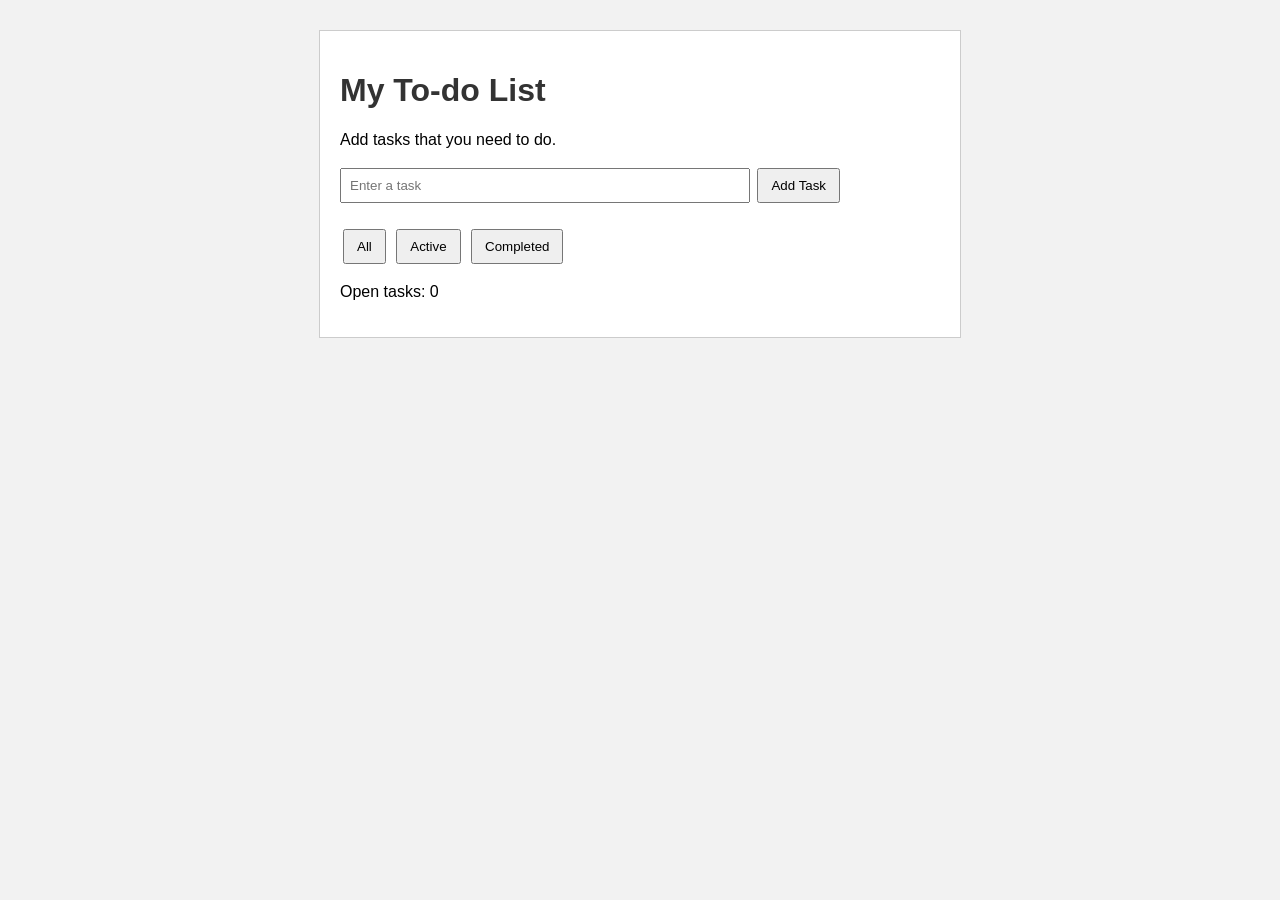
<file: Project 1/index.html>
<!DOCTYPE html>
<html lang="en">
<head>
  <meta charset="UTF-8">
  <meta name="viewport" content="width=device-width, initial-scale=1.0">
  <title>My To-do List</title>
  <link rel="stylesheet" href="style.css">
</head>
<body>
  <div class="container">
    <h1>My To-do List</h1>
    <p>Add tasks that you need to do.</p>

    <form id="todoForm">
      <input id="taskInput" type="text" placeholder="Enter a task">
      <button type="submit">Add Task</button>
    </form>
    <p id="error"></p>

    <div class="filters">
      <button id="allBtn" type="button">All</button>
      <button id="activeBtn" type="button">Active</button>
      <button id="completedBtn" type="button">Completed</button>
    </div>

    <p>Open tasks: <span id="openCount">0</span></p>
    <ul id="taskList"></ul>
  </div>
  <script src="script.js"></script>
</body>
</html>
</file>
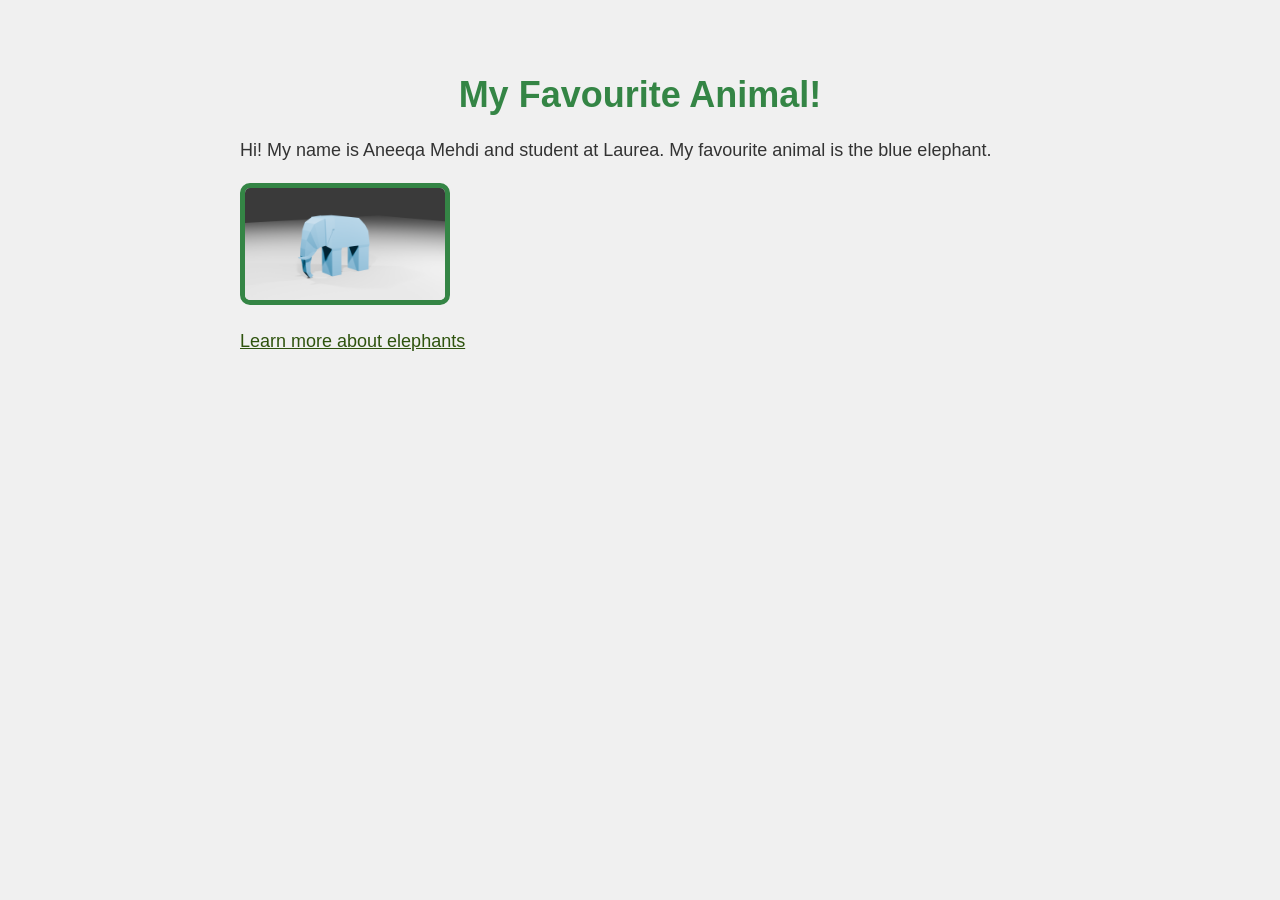
<file: WS01_HTML/index.html>
<!DOCTYPE html>
<html lang="en">
<head>
    <meta charset="UTF-8">
    <meta name="viewport" content="width=device-width, initial-scale=1.0">
    <title>My Favourite Animal</title>

   <link rel="stylesheet" href="styles.css">

</head>

<body>

    <h1>My Favourite Animal!</h1>

    <p>
        Hi! My name is Aneeqa Mehdi and student at Laurea.
        My favourite animal is the blue elephant.
    </p>

    <img src="img/elefant_blend.png" alt="A blue elephant" >

    <p>
        <a href="https://en.wikipedia.org/wiki/Elephant" target="_blank">
            Learn more about elephants
        </a>
    </p>

</body>
</html>
</file>
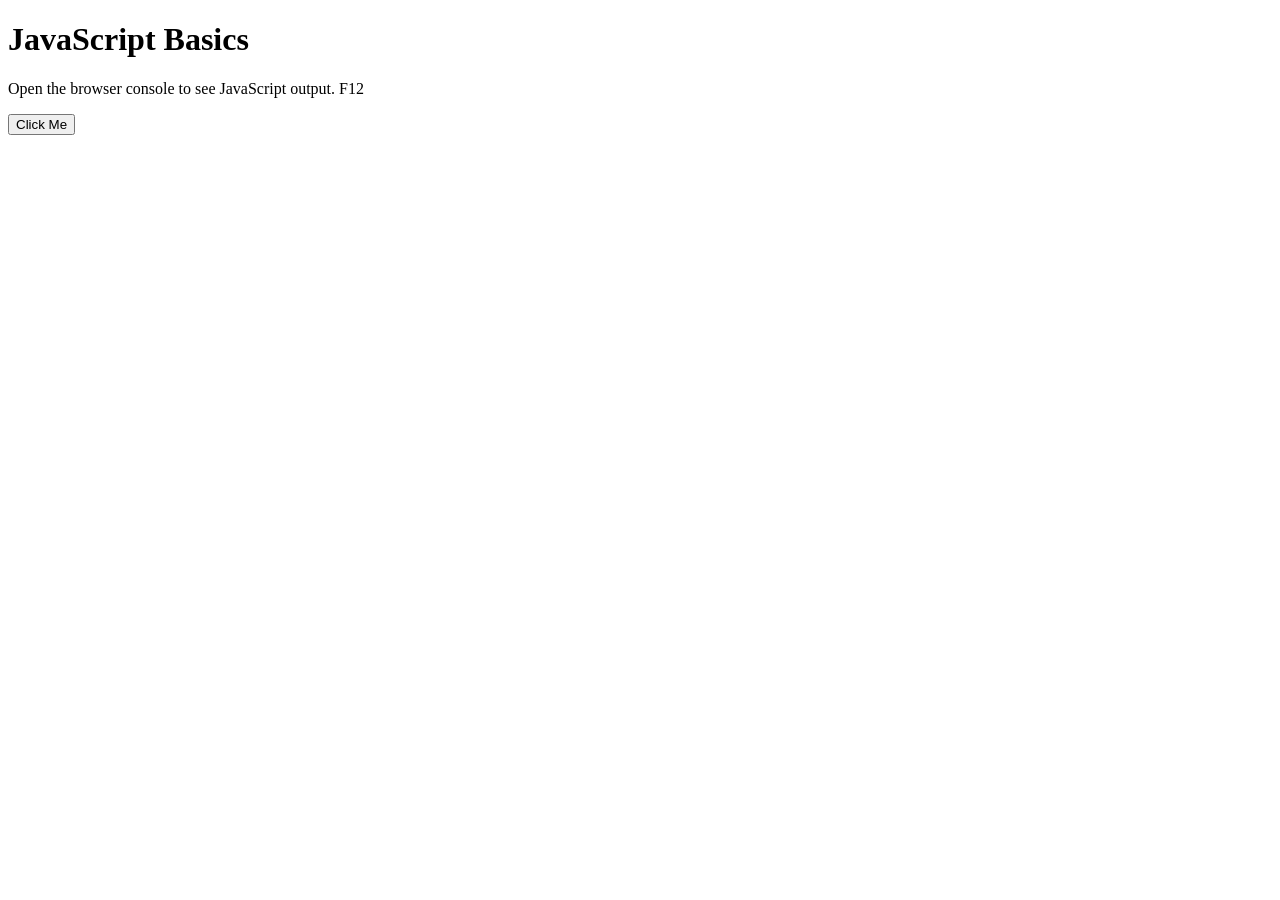
<file: WS02_JS_basics/index.html>
<!DOCTYPE html>
<html lang="en">
<head>
    <meta charset="UTF-8">
    <meta name="viewport" content="width=device-width, initial-scale=1.0">
    <title>JavaScript Basics</title>
</head>

<body>

    <h1>JavaScript Basics</h1>
    <p>Open the browser console to see JavaScript output. F12</p>
   

    <!--Link to JavaScript file-->
    <script src="js/script.js"></script>

     <button onclick="showMessage()">Click Me</button>

    <script>
        function showMessage() {
            alert("JavaScript works!");
        }
    </script>
    
</body>
</html>
</file>
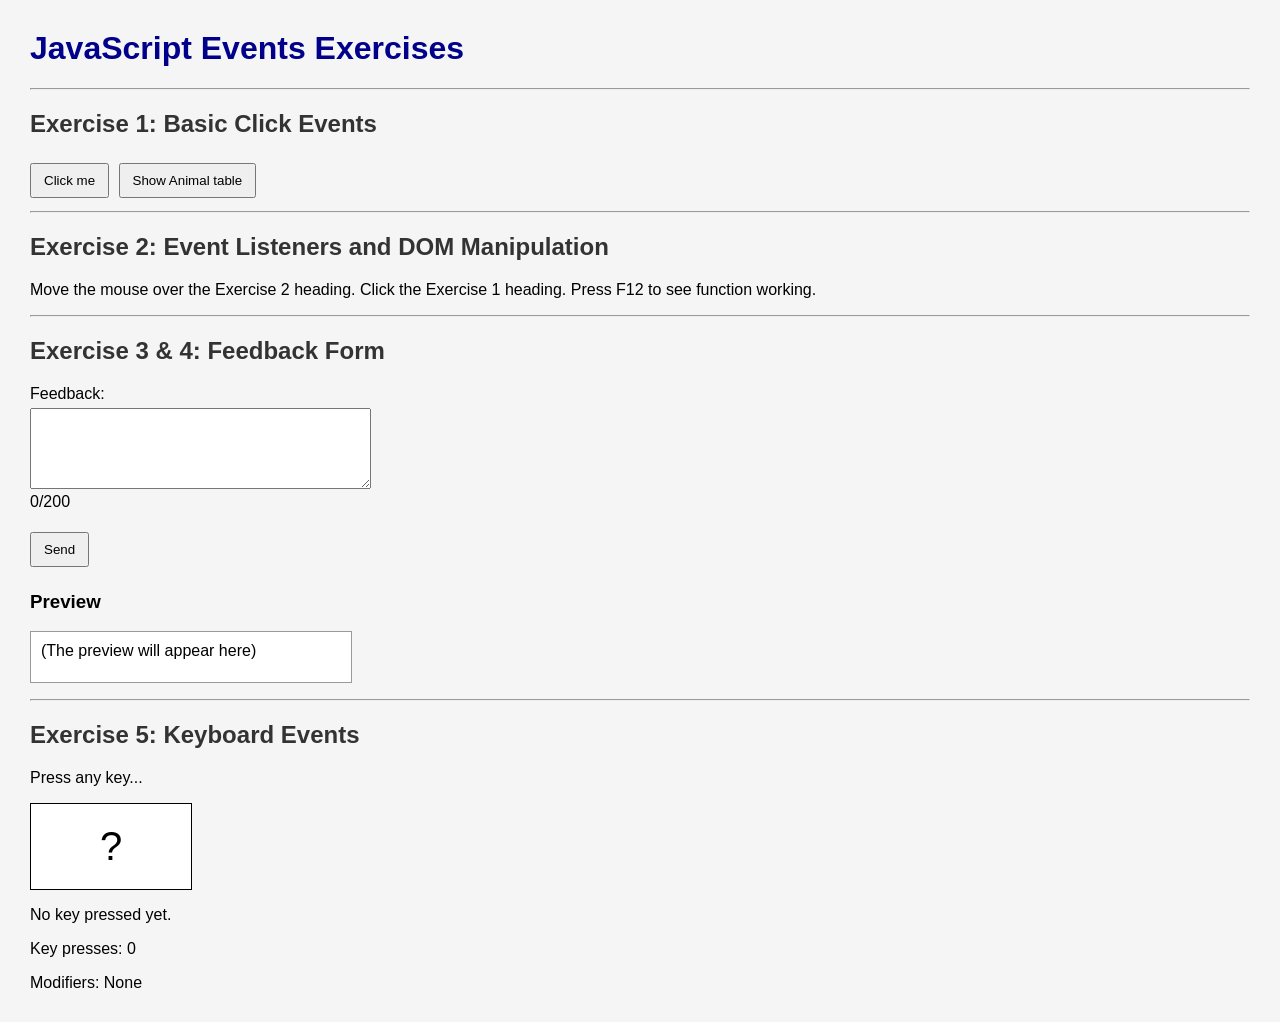
<file: WS03/index.html>
<!DOCTYPE html>
<html lang="en">
<head>
  <meta charset="UTF-8">
  <meta name="viewport" content="width=device-width, initial-scale=1.0">
  <title>JavaScript Events Exercises</title>
  <link rel="stylesheet" href="style.css">
</head>
<body>
  <h1>JavaScript Events Exercises</h1>

  <hr>
  <h2 id="exercise1">Exercise 1: Basic Click Events</h2>
  <button onclick="alert('You clicked me!')">Click me</button>
  <button onclick="showTable()">Show Animal table</button>
  <div id="tableContainer"></div>

  <hr>
  <h2 id="exercise2">Exercise 2: Event Listeners and DOM Manipulation</h2>
  <p>Move the mouse over the Exercise 2 heading. Click the Exercise 1 heading. Press F12 to see function working.</p>

  <hr>
  <h2>Exercise 3 & 4: Feedback Form</h2>
  <form id="feedbackForm">
    <label for="feedback">Feedback:</label><br>
    <textarea id="feedback" rows="5" cols="40" maxlength="200"></textarea><br>
    <span id="charcount">0/200</span>
    <p id="status"></p>
    <button type="submit">Send</button>
  </form>

  <h3>Preview</h3>
  <p id="preview">(The preview will appear here)</p>

  <hr>
  <h2>Exercise 5: Keyboard Events</h2>
  <p>Press any key...</p>
  <div id="keybox">?</div>
  <p id="keyinfo">No key pressed yet.</p>
  <p>Key presses: <span id="keycount">0</span></p>
  <p>Modifiers: <span id="modifiers">None</span></p>

  <script src="script.js"></script>
</body>
</html>
</file>
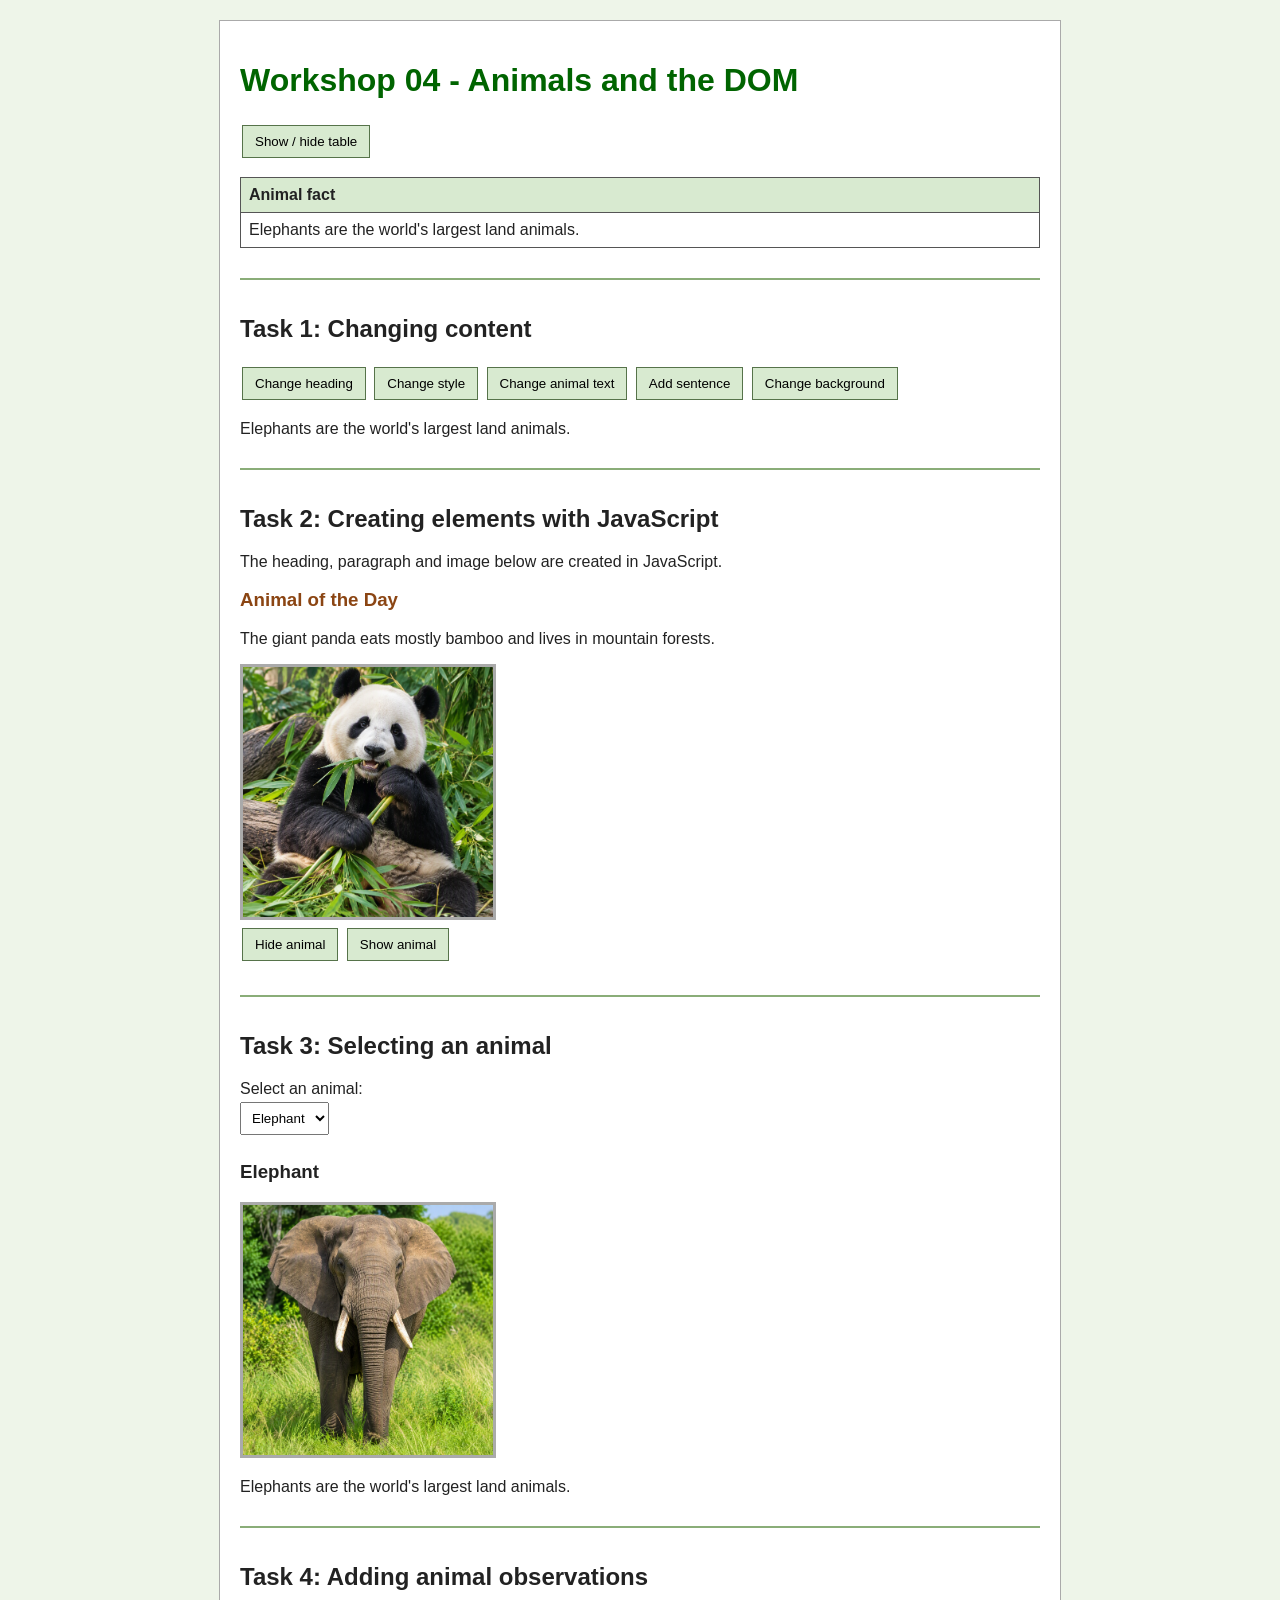
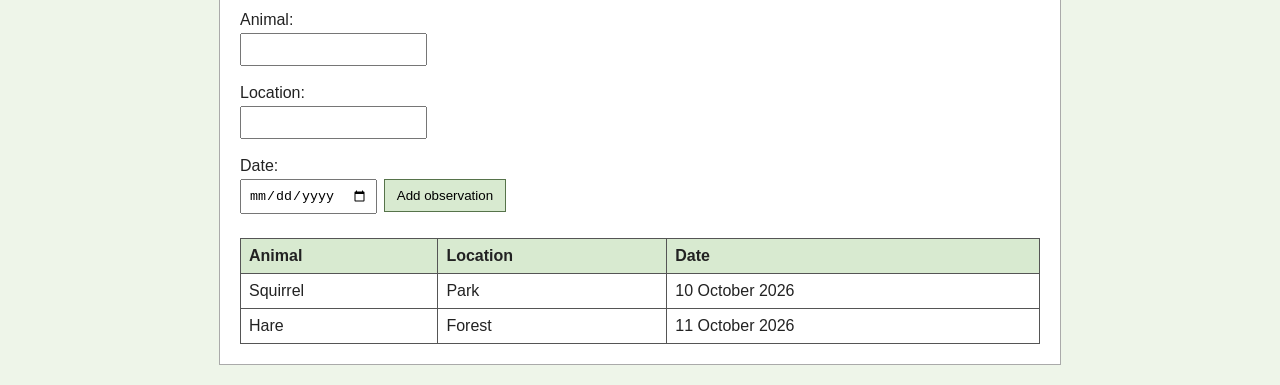
<file: WS04/index.html>
<!DOCTYPE html>
<html lang="en">
<head>
  <meta charset="UTF-8">
  <meta name="viewport" content="width=device-width, initial-scale=1.0">
  <title>Workshop 04 - Animals and the DOM</title>
  <link rel="stylesheet" href="style.css">
</head>
<body>
  <main>
    <h1>Workshop 04 - Animals and the DOM</h1>
   

    <button id="toggleTableBtn">Show / hide table</button>
    <table id="infoTable">
      <tr><th>Animal fact</th></tr>
      <tr><td>Elephants are the world's largest land animals.</td></tr>
    </table>

    <section>
      <h2 id="task1Heading">Task 1: Changing content</h2>
      <button id="headingBtn">Change heading</button>
      <button id="styleBtn">Change style</button>
      <button id="animalTextBtn">Change animal text</button>
      <button id="addSentenceBtn">Add sentence</button>
      <button id="backgroundBtn">Change background</button>
      <p id="animalText">Elephants are the world's largest land animals.</p>
    </section>

    <section>
      <h2>Task 2: Creating elements with JavaScript</h2>
      <p>The heading, paragraph and image below are created in JavaScript.</p>
      <div id="animalContent"></div>
      <button id="hideAnimalBtn">Hide animal</button>
      <button id="showAnimalBtn">Show animal</button>
    </section>

    <section>
      <h2>Task 3: Selecting an animal</h2>
      <label for="animalSelect">Select an animal:</label>
      <select id="animalSelect">
        <option value="elephant">Elephant</option>
        <option value="tiger">Tiger</option>
        <option value="penguin">Penguin</option>
        <option value="panda">Panda</option>
      </select>

      <h3 id="selectedAnimalName">Elephant</h3>
      <img id="selectedAnimalImage" src="elephant.png" alt="Elephant standing in grass">
      <p id="selectedAnimalDescription">Elephants are the world's largest land animals.</p>
    </section>

    <section>
      <h2>Task 4: Adding animal observations</h2>
      <form id="observationForm">
        <label for="animalInput">Animal:</label>
        <input id="animalInput" type="text">

        <label for="locationInput">Location:</label>
        <input id="locationInput" type="text">

        <label for="dateInput">Date:</label>
        <input id="dateInput" type="date">

        <button type="submit">Add observation</button>
        <p id="formMessage"></p>
      </form>

      <table id="observationTable">
        <thead>
          <tr><th>Animal</th><th>Location</th><th>Date</th></tr>
        </thead>
        <tbody>
          <tr><td>Squirrel</td><td>Park</td><td>10 October 2026</td></tr>
          <tr><td>Hare</td><td>Forest</td><td>11 October 2026</td></tr>
        </tbody>
      </table>
    </section>
  </main>
  <script src="script.js"></script>
</body>
</html>
</file>
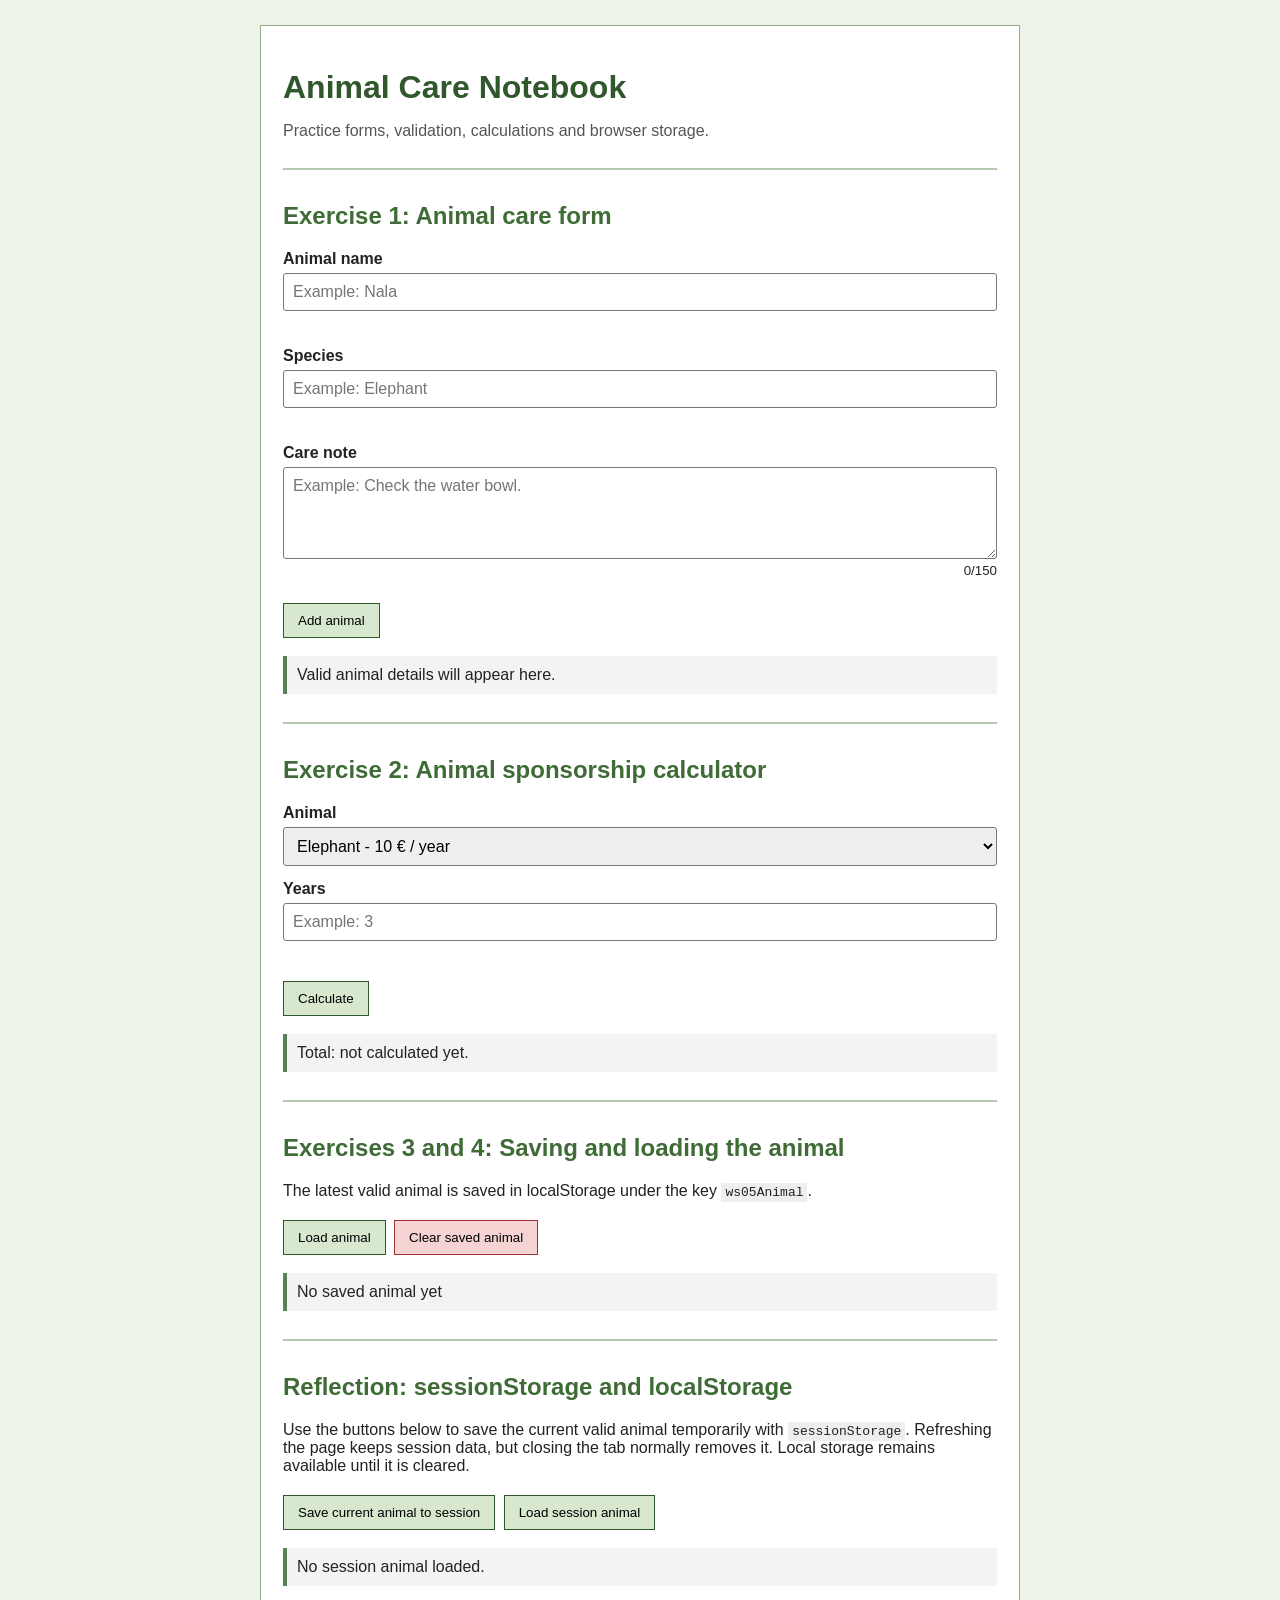
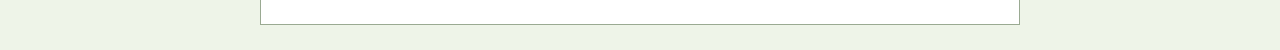
<file: WS5_6_FORMS_LOCAL STORAGE/index.html>
<!DOCTYPE html>
<html lang="en">
<head>
  <meta charset="UTF-8">
  <meta name="viewport" content="width=device-width, initial-scale=1.0">
  <title>Animal Care Notebook</title>
  <link rel="stylesheet" href="style.css">
</head>
<body>
  <main class="container">
    <h1>Animal Care Notebook</h1>
    <p class="intro">Practice forms, validation, calculations and browser storage.</p>

    <section>
      <h2>Exercise 1: Animal care form</h2>

      <form id="animalForm" novalidate>
        <div class="form-group">
          <label for="animalName">Animal name</label>
          <input type="text" id="animalName" placeholder="Example: Nala">
          <small id="nameError" class="error-message"></small>
        </div>

        <div class="form-group">
          <label for="species">Species</label>
          <input type="text" id="species" placeholder="Example: Elephant">
          <small id="speciesError" class="error-message"></small>
        </div>

        <div class="form-group">
          <label for="careNote">Care note</label>
          <textarea id="careNote" rows="4" maxlength="150" placeholder="Example: Check the water bowl."></textarea>
          <div class="note-row">
            <small id="noteError" class="error-message"></small>
            <small id="noteCount">0/150</small>
          </div>
        </div>

        <button type="submit">Add animal</button>
      </form>

      <p id="formResult" class="result-text">Valid animal details will appear here.</p>
    </section>

    <section>
      <h2>Exercise 2: Animal sponsorship calculator</h2>

      <form id="sponsorForm" novalidate>
        <div class="form-group">
          <label for="sponsorAnimal">Animal</label>
          <select id="sponsorAnimal">
            <option value="10">Elephant - 10 € / year</option>
            <option value="15">Penguin - 15 € / year</option>
            <option value="20">Panda - 20 € / year</option>
            <option value="25">Tiger - 25 € / year</option>
          </select>
        </div>

        <div class="form-group">
          <label for="years">Years</label>
          <input type="number" id="years" min="1" step="1" placeholder="Example: 3">
          <small id="yearsError" class="error-message"></small>
        </div>

        <button type="submit">Calculate</button>
      </form>

      <p id="totalResult" class="result-text">Total: not calculated yet.</p>
      <p id="discountResult"></p>
    </section>

    <section>
      <h2>Exercises 3 and 4: Saving and loading the animal</h2>
      <p>The latest valid animal is saved in localStorage under the key <code>ws05Animal</code>.</p>

      <button type="button" id="loadAnimal">Load animal</button>
      <button type="button" id="clearAnimal" class="danger-button">Clear saved animal</button>

      <div id="savedAnimal" class="saved-box">Saved animal details will appear here.</div>
    </section>

    <section>
      <h2>Reflection: sessionStorage and localStorage</h2>
      <p>
        Use the buttons below to save the current valid animal temporarily with
        <code>sessionStorage</code>. Refreshing the page keeps session data, but closing
        the tab normally removes it. Local storage remains available until it is cleared.
      </p>

      <button type="button" id="saveSession">Save current animal to session</button>
      <button type="button" id="loadSession">Load session animal</button>
      <p id="sessionResult" class="result-text">No session animal loaded.</p>
    </section>
  </main>

  <script src="js/script.js"></script>
</body>
</html>
</file>
<file: Project 1/style.css>
body {
  font-family: Arial, sans-serif;
  background-color: #f2f2f2;
  margin: 30px;
}

.container {
  max-width: 600px;
  margin: auto;
  background-color: white;
  padding: 20px;
  border: 1px solid #ccc;
}

h1 {
  color: #333;
}

input {
  padding: 8px;
  width: 65%;
}

button {
  padding: 8px 12px;
  margin: 3px;
  cursor: pointer;
}

#error {
  color: red;
}

.invalid {
  border: 2px solid red;
}

ul {
  padding: 0;
}

li {
  list-style: none;
  border-bottom: 1px solid #ddd;
  padding: 10px 0;
}

.task-text {
  margin-right: 10px;
}

.completed .task-text {
  text-decoration: line-through;
  color: gray;
}

.filters {
  margin-top: 20px;
}
</file>
<file: WS01_HTML/styles.css>
/* Style the whole page */

body {
    /* Set the font for the page */
    font-family: arial, sans-serif;

    max-width: 800px;

    /* Set the background color */
    background-color: #f0f0f0;

    /* Add some padding around the content */
    padding: 50px;

    margin: 0 auto;
}

/* Style the main heading */

h1 {
    color: #348545;
    font-size: 36px;
    text-align: center;
    margin-bottom: 20px;    
}   

    /* Change the text color */


/* Style all paragraphs */
p {
    color: #333333; 
    font-size: 18px;
    line-height: 1.6;
}

    /* Set the text size */


    /* Add space between lines of text */


/* Style all images */

img {

    margin:auto

    max-width: 100%;
    width: 200px;
    border-radius: 10px;
    border-left: 5px solid #348545;
    border-right: 5px solid #348545;
    border-top: 5px solid #348545;
    border-bottom: 5px solid #348545;
}
    /* Prevent images from becoming wider than their container */


    /* Round the corners of images */

/* Style all links */

    /* Change the link color */

a {
    color: #2e530e;
}

a:hover {
    color: #348545;
    text-decoration: none;
}
'
/* Style links when the mouse is over them */

    /* Remove the underline */
</file>
<file: WS03/style.css>
body {
  font-family: Arial, sans-serif;
  margin: 30px;
  background-color: #f5f5f5;
}

h1 {
  color: darkblue;
}

h2 {
  color: #333;
  cursor: pointer;
}

button {
  padding: 8px 12px;
  margin: 5px 5px 5px 0;
}

table {
  border-collapse: collapse;
  margin-top: 15px;
}

th, td {
  border: 1px solid black;
  padding: 8px;
}

textarea {
  margin-top: 5px;
}

#preview {
  border: 1px solid #999;
  padding: 10px;
  width: 300px;
  min-height: 30px;
  background-color: white;
}

#keybox {
  width: 120px;
  padding: 20px;
  border: 1px solid black;
  background-color: white;
  font-size: 40px;
  text-align: center;
}

.error {
  color: red;
}

.success {
  color: green;
}
</file>
<file: WS04/style.css>
body {
  font-family: Arial, sans-serif;
  background-color: #eef5e9;
  color: #222;
  margin: 20px;
}

main {
  max-width: 800px;
  margin: auto;
  background-color: white;
  padding: 20px;
  border: 1px solid #aaa;
}

h1 {
  color: darkgreen;
}

section {
  border-top: 2px solid #8aad78;
  margin-top: 30px;
  padding-top: 15px;
}

button {
  background-color: #d8ead0;
  border: 1px solid #56734a;
  padding: 8px 12px;
  margin: 4px 2px;
  cursor: pointer;
}

button:hover {
  background-color: #c0ddb5;
}

.highlight {
  color: white;
  background-color: darkgreen;
  padding: 8px;
}

.animal-heading {
  color: #8b4513;
}

img {
  width: 250px;
  max-width: 100%;
  border: 3px solid #aaa;
  transition: 0.2s;
}

.image-highlight {
  border: 6px solid orange;
  transform: scale(1.03);
}

label {
  display: block;
  margin-top: 10px;
}

input, select {
  padding: 7px;
  margin: 4px 0 8px;
}

table {
  border-collapse: collapse;
  margin-top: 15px;
  width: 100%;
}

th, td {
  border: 1px solid #555;
  padding: 8px;
  text-align: left;
}

th {
  background-color: #d8ead0;
}

#formMessage {
  color: red;
}

.hidden {
  display: none;
}
</file>
<file: WS5_6_FORMS_LOCAL STORAGE/style.css>
* {
  box-sizing: border-box;
}

body {
  font-family: Arial, sans-serif;
  margin: 0;
  background-color: #eef4e8;
  color: #222;
}

.container {
  width: 90%;
  max-width: 760px;
  margin: 25px auto;
  background-color: white;
  padding: 22px;
  border: 1px solid #9aaa92;
}

h1 {
  color: #31572c;
  margin-bottom: 5px;
}

h2 {
  color: #3f6b37;
}

.intro {
  color: #555;
}

section {
  margin-top: 28px;
  padding-top: 12px;
  border-top: 2px solid #b7c9ae;
}

.form-group {
  margin-bottom: 14px;
}

label {
  display: block;
  font-weight: bold;
  margin-bottom: 5px;
}

input,
textarea,
select {
  width: 100%;
  padding: 9px;
  font: inherit;
  border: 1px solid #777;
  border-radius: 3px;
}

textarea {
  resize: vertical;
}

button {
  padding: 9px 14px;
  margin: 4px 4px 4px 0;
  border: 1px solid #31572c;
  background-color: #d8e8cf;
  cursor: pointer;
}

button:hover {
  background-color: #c3dcb7;
}

.danger-button {
  background-color: #f5d3d3;
  border-color: #9c3333;
}

.invalid {
  border: 2px solid #c62828;
  background-color: #fff3f3;
}

.error-message {
  display: block;
  min-height: 18px;
  margin-top: 4px;
  color: #c62828;
}

.note-row {
  display: flex;
  justify-content: space-between;
}

.result-text,
.saved-box {
  margin-top: 14px;
  padding: 10px;
  background-color: #f3f3f3;
  border-left: 4px solid #588157;
}

.saved-box {
  white-space: pre-line;
}

code {
  background-color: #eeeeee;
  padding: 2px 4px;
}

@media (max-width: 500px) {
  .container {
    width: 96%;
    padding: 15px;
  }

  button {
    width: 100%;
  }
}
</file>
